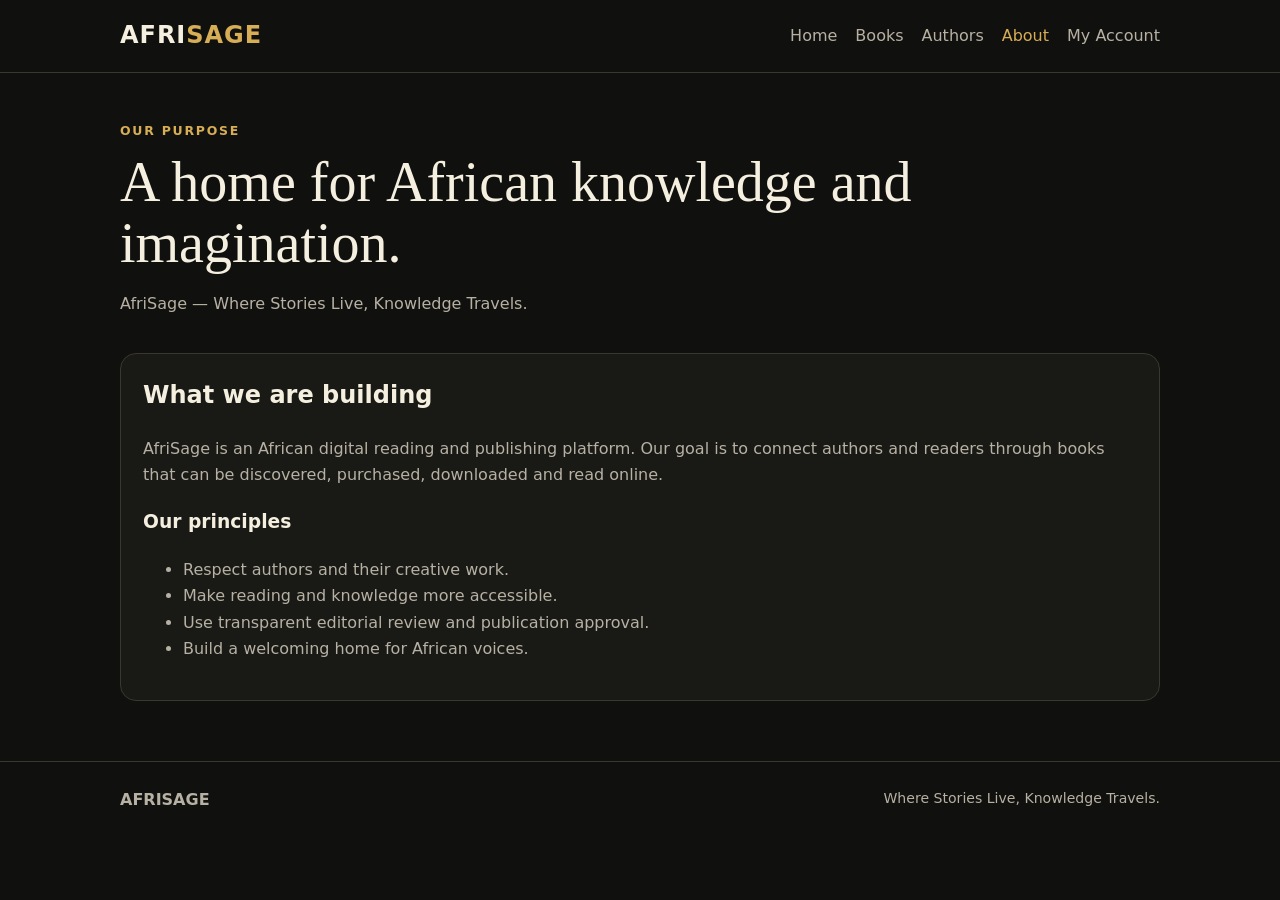
<file: about.html>
<!doctype html><html lang="en"><head><meta charset="utf-8"><meta name="viewport" content="width=device-width,initial-scale=1"><meta name="theme-color" content="#10100e"><meta name="description" content="AfriSage — Where Stories Live, Knowledge Travels."><title>About | AfriSage</title><link rel="stylesheet" href="styles.css"><link rel="manifest" href="manifest.webmanifest"></head><body><header><div class="wrap head"><a class="brand" href="index.html">AFRI<span>SAGE</span></a><nav><a href="index.html" >Home</a><a href="books.html" >Books</a><a href="authors.html" >Authors</a><a href="about.html" class="active">About</a><a href="account.html" >My Account</a></nav></div></header><main class="wrap"><section class="pagehead"><div class="eyebrow">Our purpose</div><h1>A home for African knowledge and imagination.</h1><p class="lead">AfriSage — Where Stories Live, Knowledge Travels.</p></section><section class="section box"><h2>What we are building</h2><p class="muted">AfriSage is an African digital reading and publishing platform. Our goal is to connect authors and readers through books that can be discovered, purchased, downloaded and read online.</p><h3>Our principles</h3><ul class="muted"><li>Respect authors and their creative work.</li><li>Make reading and knowledge more accessible.</li><li>Use transparent editorial review and publication approval.</li><li>Build a welcoming home for African voices.</li></ul></section></main><footer><div class="wrap foot"><strong>AFRISAGE</strong><span class="notice">Where Stories Live, Knowledge Travels.</span></div></footer></body></html>
</file>
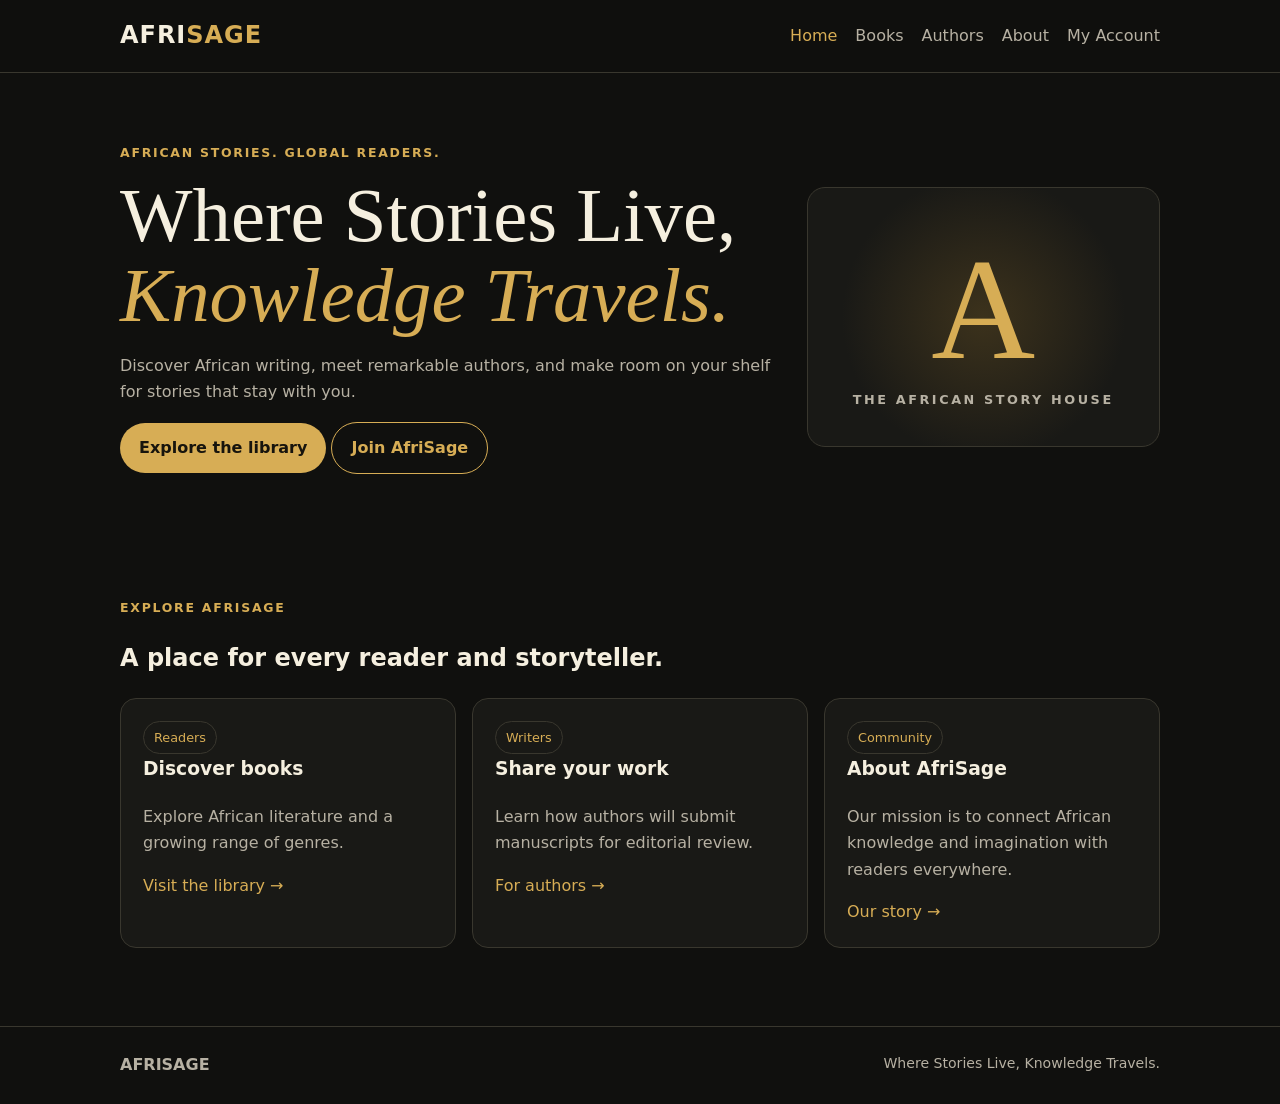
<file: index-4.html>
<!doctype html><html lang="en"><head><meta charset="utf-8"><meta name="viewport" content="width=device-width,initial-scale=1"><meta name="theme-color" content="#10100e"><meta name="description" content="AfriSage — Where Stories Live, Knowledge Travels."><title>Home | AfriSage</title><link rel="stylesheet" href="styles.css"><link rel="manifest" href="manifest.webmanifest"></head><body><header><div class="wrap head"><a class="brand" href="index.html">AFRI<span>SAGE</span></a><nav><a href="index.html" class="active">Home</a><a href="books.html" >Books</a><a href="authors.html" >Authors</a><a href="about.html" >About</a><a href="account.html" >My Account</a></nav></div></header><main class="wrap"><section class="hero"><div><div class="eyebrow">African stories. Global readers.</div><h1>Where Stories Live,<br><em>Knowledge Travels.</em></h1><p class="lead">Discover African writing, meet remarkable authors, and make room on your shelf for stories that stay with you.</p><p><a class="btn" href="books.html">Explore the library</a> <a class="btn alt" href="account.html">Join AfriSage</a></p></div><div class="art">A<small>THE AFRICAN STORY HOUSE</small></div></section><section class="section"><div class="eyebrow">Explore AfriSage</div><h2>A place for every reader and storyteller.</h2><div class="grid"><article class="card"><span class="pill">Readers</span><h3>Discover books</h3><p class="muted">Explore African literature and a growing range of genres.</p><a class="gold" href="books.html">Visit the library →</a></article><article class="card"><span class="pill">Writers</span><h3>Share your work</h3><p class="muted">Learn how authors will submit manuscripts for editorial review.</p><a class="gold" href="authors.html">For authors →</a></article><article class="card"><span class="pill">Community</span><h3>About AfriSage</h3><p class="muted">Our mission is to connect African knowledge and imagination with readers everywhere.</p><a class="gold" href="about.html">Our story →</a></article></div></section></main><footer><div class="wrap foot"><strong>AFRISAGE</strong><span class="notice">Where Stories Live, Knowledge Travels.</span></div></footer></body></html>
</file>
<file: styles.css>
:root{--bg:#10100e;--panel:#191916;--gold:#d7ad55;--cream:#f5efdf;--muted:#b7b1a3;--line:#39372e}*{box-sizing:border-box}body{margin:0;background:var(--bg);color:var(--cream);font:16px/1.65 system-ui,sans-serif}a{color:inherit;text-decoration:none}.wrap{max-width:1080px;margin:auto;padding:0 20px}header{position:sticky;top:0;z-index:5;background:#10100ef2;border-bottom:1px solid var(--line)}.head{min-height:72px;display:flex;justify-content:space-between;align-items:center;gap:20px;flex-wrap:wrap}.brand{font-size:1.5rem;font-weight:900;letter-spacing:.04em}.brand span,.gold{color:var(--gold)}nav{display:flex;gap:18px;flex-wrap:wrap}nav a{color:var(--muted)}nav a:hover,nav a.active{color:var(--gold)}main{min-height:72vh}.hero{padding:70px 0;display:grid;grid-template-columns:1.3fr .7fr;gap:30px;align-items:center}.hero h1{font:clamp(2.5rem,6vw,4.8rem)/1.05 Georgia,serif;margin:12px 0}.hero em{color:var(--gold);font-weight:400}.eyebrow{color:var(--gold);letter-spacing:.14em;text-transform:uppercase;font-size:.78rem;font-weight:700}.lead,.muted,.notice{color:var(--muted)}.art{min-height:260px;display:grid;place-content:center;text-align:center;border:1px solid var(--line);border-radius:18px;background:radial-gradient(circle,#3c321c,#191916 65%);font:9rem Georgia;color:var(--gold)}.art small{display:block;font:700 .8rem system-ui;letter-spacing:.2em;color:var(--muted)}.btn,button{display:inline-block;border:0;border-radius:30px;padding:12px 19px;background:var(--gold);color:#17140d;font-weight:750;cursor:pointer}.btn.alt{background:transparent;border:1px solid var(--gold);color:var(--gold)}.section{padding:38px 0}.grid{display:grid;grid-template-columns:repeat(3,1fr);gap:16px}.card,.box{background:var(--panel);border:1px solid var(--line);border-radius:16px;padding:22px}.card h3,.box h2{margin-top:0}.pagehead{padding:48px 0 20px}.pagehead h1{font:clamp(2.2rem,5vw,3.5rem)/1.1 Georgia,serif;margin:10px 0}.forms{display:grid;grid-template-columns:1fr 1fr;gap:18px}label{display:block;margin:11px 0 5px;color:var(--muted)}input,select,textarea{width:100%;padding:12px;border-radius:9px;border:1px solid var(--line);background:#10100e;color:var(--cream);font:inherit}textarea{min-height:90px}.checkgrid{display:grid;grid-template-columns:1fr 1fr;gap:7px;border:1px solid var(--line);border-radius:10px;padding:12px}.checkgrid label,.inlinecheck{display:flex;align-items:flex-start;gap:8px;margin:3px 0}.checkgrid input,.inlinecheck input{width:auto;margin-top:6px}.status{color:var(--gold);min-height:1.5em;overflow-wrap:anywhere}.hidden{display:none!important}footer{border-top:1px solid var(--line);padding:25px 0;color:var(--muted);margin-top:40px}.foot{display:flex;justify-content:space-between;gap:15px;flex-wrap:wrap}.pill{display:inline-block;border:1px solid var(--line);padding:5px 10px;border-radius:20px;color:var(--gold);font-size:.8rem}.notice{font-size:.88rem}@media(max-width:760px){.hero,.forms{grid-template-columns:1fr}.grid{grid-template-columns:1fr}nav{gap:12px}.head{padding:12px 0}}
</file>
